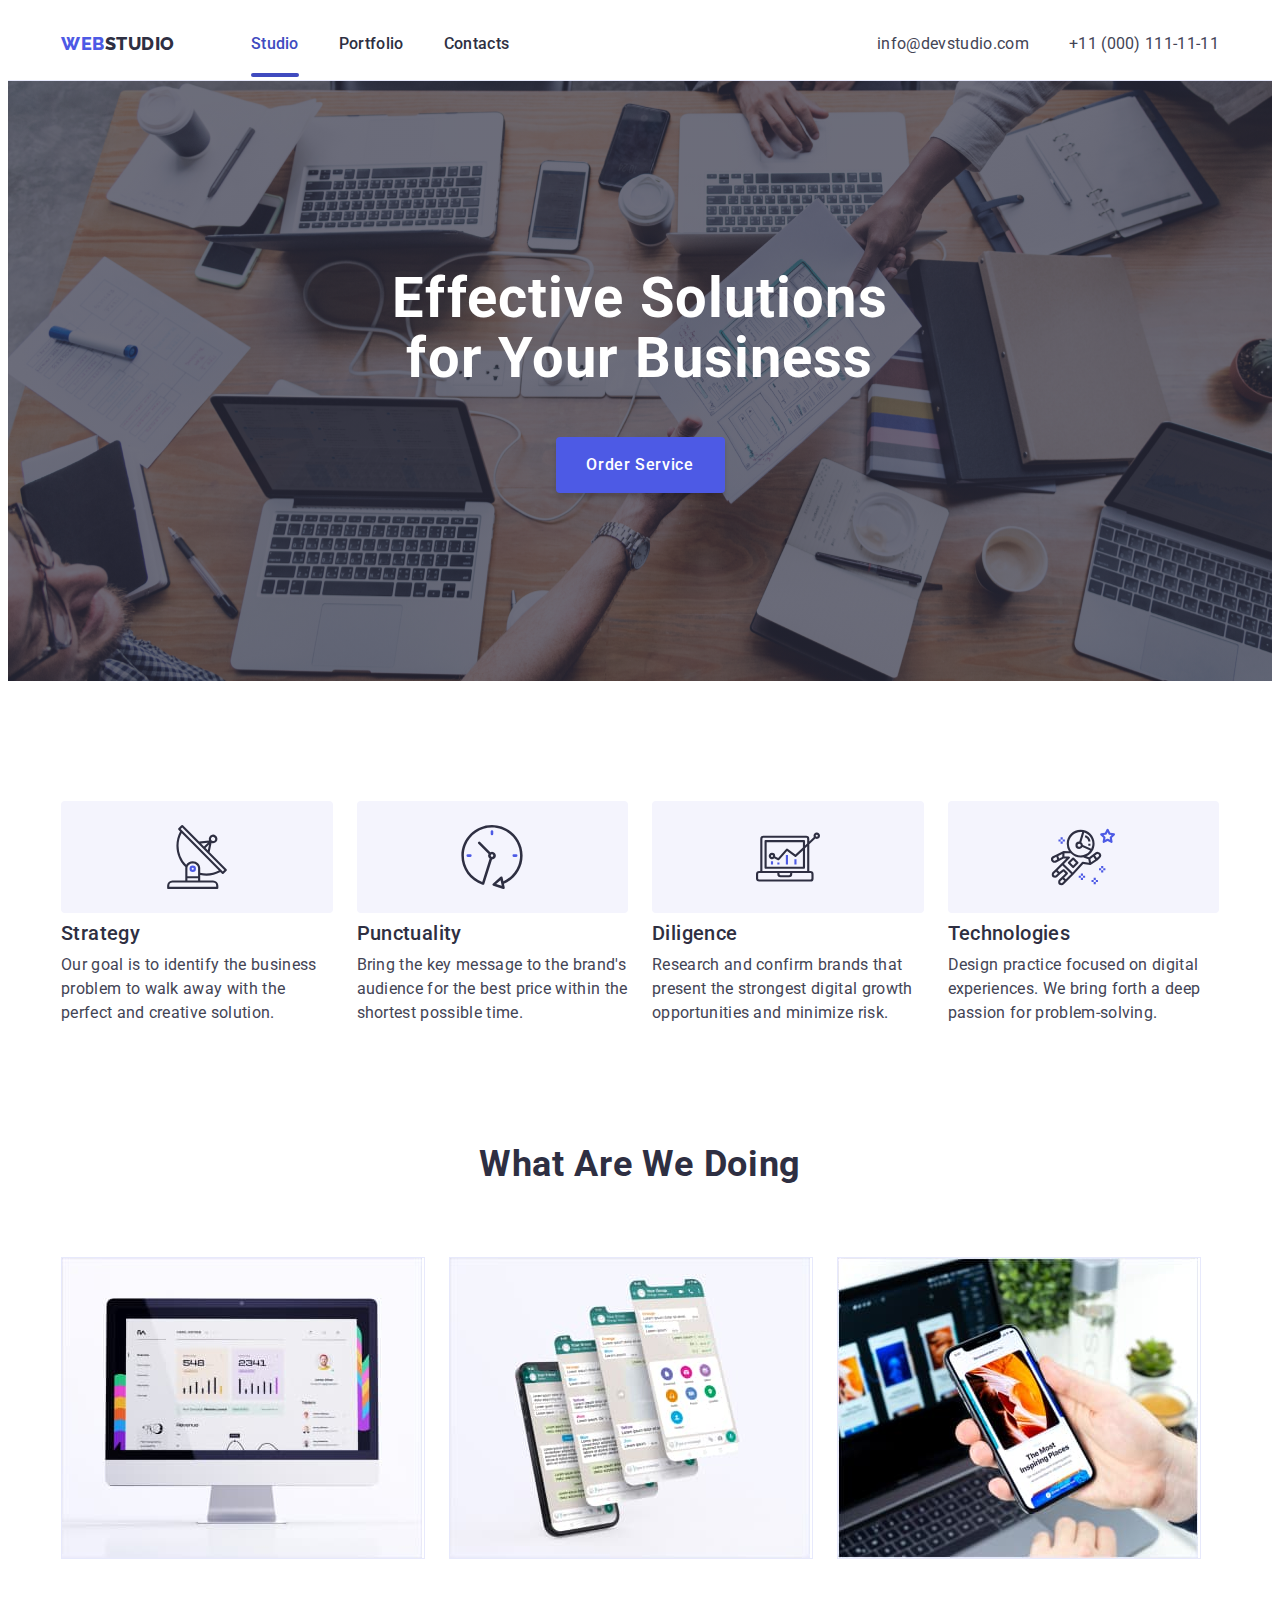
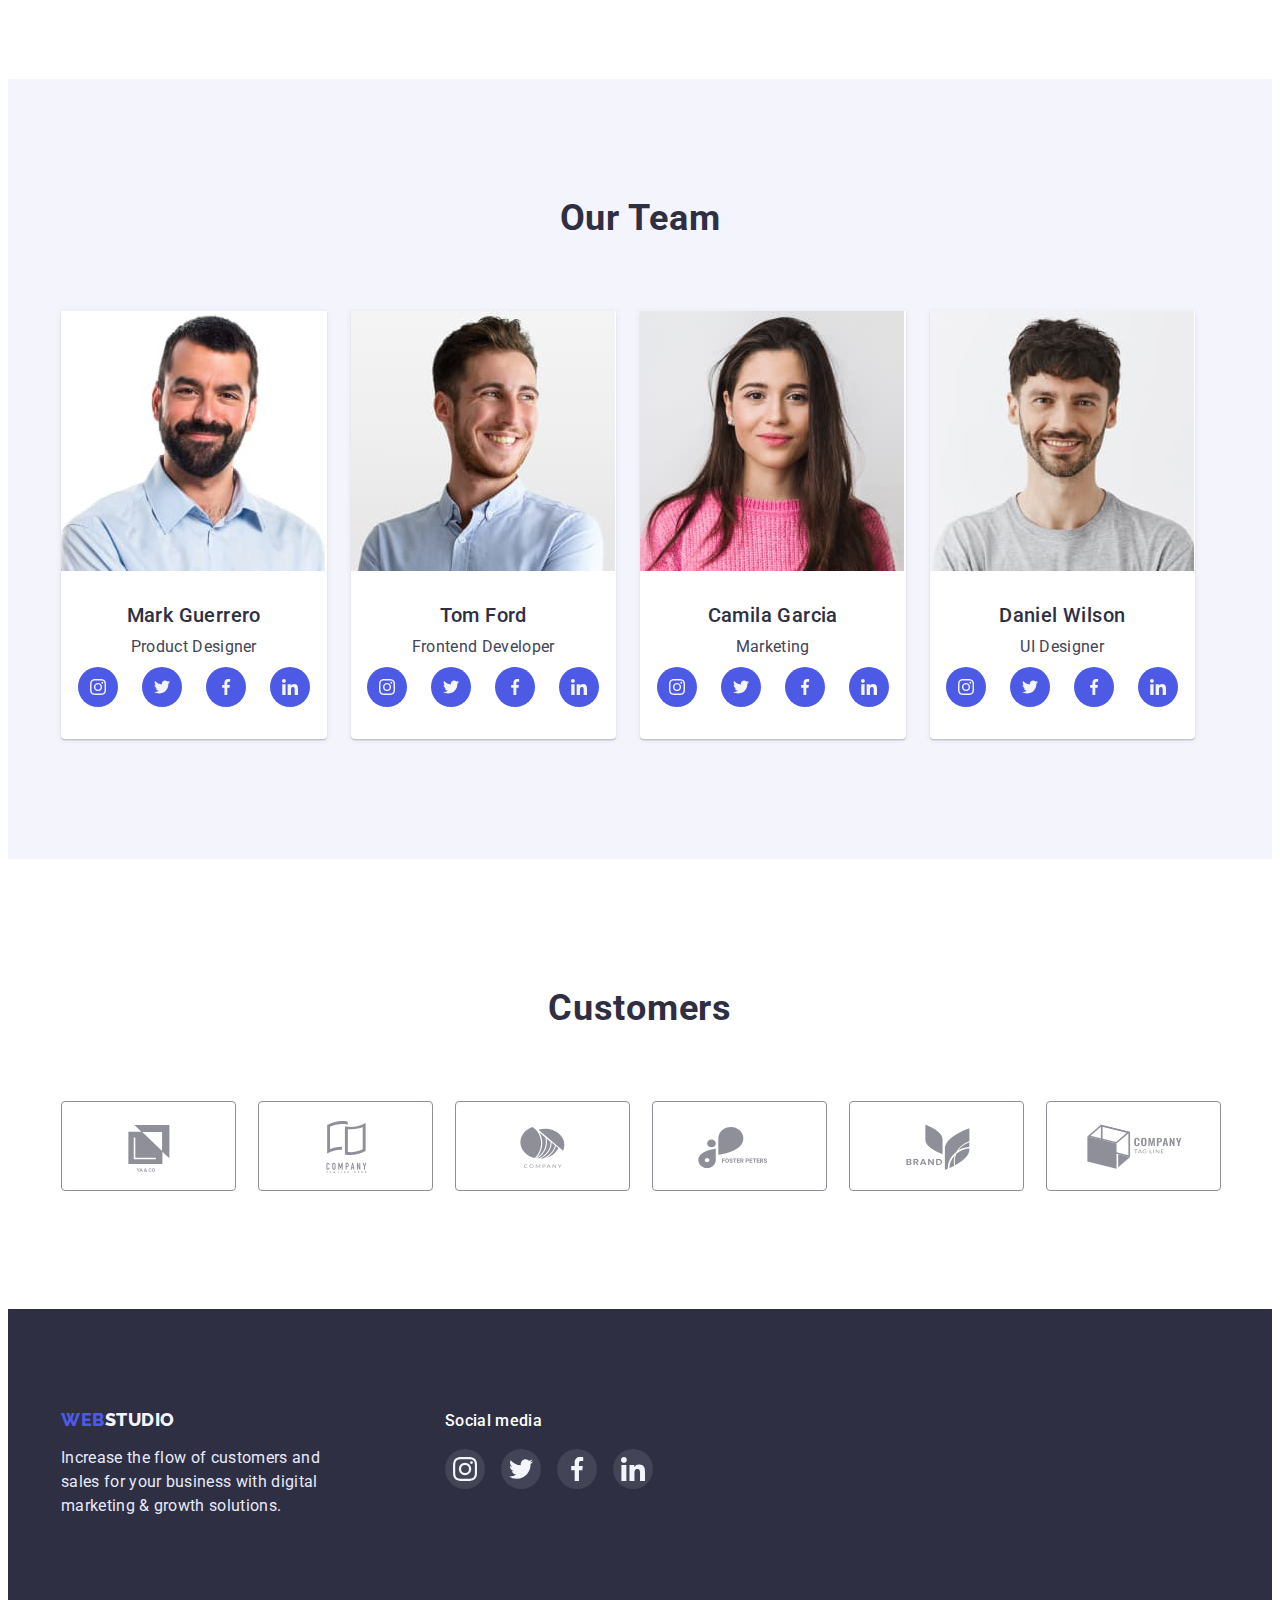
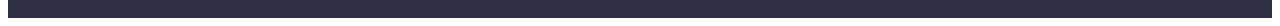
<file: index.html>
<!DOCTYPE html>
<html lang="en">
  <head>
    <meta charset="UTF-8" />
    <meta http-equiv="X-UA-Compatible" content="IE=edge" />
    <meta name="viewport" content="width=device-width, initial-scale=1.0" />
    <title>WebStudio</title>
    <link rel="preconnect" href="https://fonts.googleapis.com" />
    <link rel="preconnect" href="https://fonts.gstatic.com" crossorigin />
    <link
      href="https://fonts.googleapis.com/css2?family=Raleway:wght@800&family=Roboto:wght@400;500;700&display=swap"
      rel="stylesheet"
    />
    <link
      rel="stylesheet"
      href="https://cdnjs.cloudflare.com/ajax/libs/modern-normalize/1.1.0/modern-normalize.min.css"
      integrity="sha512-wpPYUAdjBVSE4KJnH1VR1HeZfpl1ub8YT/NKx4PuQ5NmX2tKuGu6U/JRp5y+Y8XG2tV+wKQpNHVUX03MfMFn9Q=="
      crossorigin="anonymous"
      referrerpolicy="no-referrer"
    />
    <link rel="stylesheet" href="./css/styles.css" />
  </head>

  <body>
    <header class="header">
      <div class="container header-container">
        <nav class="header-navigation">
          <a href="./index.html" class="header-logo link"
            ><span class="accent-header">Web</span>Studio</a
          >
          <ul class="header-list list">
            <li class="header-item">
              <a href="./index.html" class="header-link link current">Studio</a>
            </li>
            <li class="header-item">
              <a href="./portfolio.html" class="header-link link">Portfolio</a>
            </li>
            <li class="header-item">
              <a href="./index.html" class="header-link link">Contacts</a>
            </li>
          </ul>
        </nav>
        <address class="address">
          <ul class="address-list list">
            <li class="address-item">
              <a href="mailto:info@devstudio.com" class="header-mail link"
                >info@devstudio.com</a
              >
            </li>
            <li class="address-item">
              <a href="tel:+110001111111" class="header-tel link"
                >+11 (000) 111-11-11</a
              >
            </li>
          </ul>
        </address>
      </div>
    </header>
    <main>
      <section class="hero">
        <div class="container">
          <h1 class="hero-title">Effective Solutions for Your Business</h1>
          <button class="hero-btn" data-modal-open type="button">
            Order Service
          </button>
        </div>
      </section>

      <section class="features section">
        <div class="container">
          <h2 class="visually-hidden">Our Features</h2>
          <ul class="features-list list">
            <li class="features-list-item">
              <a href="" class="features-link link">
                <svg class="features-icon" width="64" height="64">
                  <use href="./images/icons.svg#icon-antenna"></use>
                </svg>
              </a>
              <div class="features-list-content">
                <h3 class="features-list-title list-title">Strategy</h3>
                <p class="features-list-text text">
                  Our goal is to identify the business problem to walk away with
                  the perfect and creative solution.
                </p>
              </div>
            </li>
            <li class="features-list-item">
              <a href="" class="features-link link">
                <svg class="features-icon" width="64" height="64">
                  <use href="./images/icons.svg#icon-clock"></use>
                </svg>
              </a>
              <div class="features-list-content">
                <h3 class="features-list-title list-title">Punctuality</h3>
                <p class="features-list-text text">
                  Bring the key message to the brand's audience for the best
                  price within the shortest possible time.
                </p>
              </div>
            </li>
            <li class="features-list-item">
              <a href="" class="features-link link">
                <svg class="features-icon" width="64" height="64">
                  <use href="./images/icons.svg#icon-diagram"></use>
                </svg>
              </a>
              <div class="features-list-content">
                <h3 class="features-list-title list-title">Diligence</h3>
                <p class="features-list-text text">
                  Research and confirm brands that present the strongest digital
                  growth opportunities and minimize risk.
                </p>
              </div>
            </li>
            <li class="features-list-item">
              <a href="" class="features-link link">
                <svg class="features-icon" width="64" height="64">
                  <use href="./images/icons.svg#icon-astronaut"></use>
                </svg>
              </a>
              <div class="features-list-content">
                <h3 class="features-list-title list-title">Technologies</h3>
                <p class="features-list-text text">
                  Design practice focused on digital experiences. We bring forth
                  a deep passion for problem-solving.
                </p>
              </div>
            </li>
          </ul>
        </div>
      </section>
      <section class="work">
        <div class="container">
          <h2 class="work-title title">What are we doing</h2>
          <ul class="work-list list">
            <li class="work-list-item">
              <img
                src="./images/about-img-1.jpg"
                alt="img-1"
                width="360"
                height="300"
              />
            </li>
            <li class="work-list-item">
              <img
                src="./images/about-img-2.jpg"
                alt="img-2"
                width="360"
                height="300"
              />
            </li>
            <li class="work-list-item">
              <img
                src="./images/about-img-3.jpg"
                alt="img-3"
                width="360"
                height="300"
              />
            </li>
          </ul>
        </div>
      </section>
      <section class="team section">
        <div class="container">
          <h2 class="team-title title">Our Team</h2>
          <ul class="team-list list">
            <li class="team-list-item">
              <img
                src="./images/team-img-1.jpg"
                alt="img-1"
                width="264"
                height="260"
              />
              <div class="team-content">
                <h3 class="team-list-title list-title">Mark Guerrero</h3>
                <p class="team-list-text text">Product Designer</p>
                <ul class="team-soc-list list">
                  <li class="team-soc-item">
                    <a href="" class="team-soc-link link">
                      <svg class="team-soc-icon" width="16" height="16">
                        <use href="./images/icons.svg#icon-instagram"></use>
                      </svg>
                    </a>
                  </li>
                  <li class="team-soc-item">
                    <a href="" class="team-soc-link link">
                      <svg class="team-soc-icon" width="16" height="16">
                        <use href="./images/icons.svg#icon-twitter"></use>
                      </svg>
                    </a>
                  </li>
                  <li class="team-soc-item">
                    <a href="" class="team-soc-link link">
                      <svg class="team-soc-icon" width="16" height="16">
                        <use href="./images/icons.svg#icon-facebook"></use>
                      </svg>
                    </a>
                  </li>
                  <li class="team-soc-item">
                    <a href="" class="team-soc-link link">
                      <svg class="team-soc-icon" width="16" height="16">
                        <use href="./images/icons.svg#icon-linkedin"></use>
                      </svg>
                    </a>
                  </li>
                </ul>
              </div>
            </li>
            <li class="team-list-item">
              <img
                src="./images/team-img-2.jpg"
                alt="img-2"
                width="264"
                height="260"
              />
              <div class="team-content">
                <h3 class="team-list-title list-title">Tom Ford</h3>
                <p class="team-list-text text">Frontend Developer</p>
                <ul class="team-soc-list list">
                  <li class="team-soc-item">
                    <a href="" class="team-soc-link link">
                      <svg class="team-soc-icon" width="16" height="16">
                        <use href="./images/icons.svg#icon-instagram"></use>
                      </svg>
                    </a>
                  </li>
                  <li class="team-soc-item">
                    <a href="" class="team-soc-link link">
                      <svg class="team-soc-icon" width="16" height="16">
                        <use href="./images/icons.svg#icon-twitter"></use>
                      </svg>
                    </a>
                  </li>
                  <li class="team-soc-item">
                    <a href="" class="team-soc-link link">
                      <svg class="team-soc-icon" width="16" height="16">
                        <use href="./images/icons.svg#icon-facebook"></use>
                      </svg>
                    </a>
                  </li>
                  <li class="team-soc-item">
                    <a href="" class="team-soc-link link">
                      <svg class="team-soc-icon" width="16" height="16">
                        <use href="./images/icons.svg#icon-linkedin"></use>
                      </svg>
                    </a>
                  </li>
                </ul>
              </div>
            </li>
            <li class="team-list-item">
              <img
                src="./images/team-img-3.jpg"
                alt="img-3"
                width="264"
                height="260"
              />
              <div class="team-content">
                <h3 class="team-list-title list-title">Camila Garcia</h3>
                <p class="team-list-text text">Marketing</p>
                <ul class="team-soc-list list">
                  <li class="team-soc-item">
                    <a href="" class="team-soc-link link">
                      <svg class="team-soc-icon" width="16" height="16">
                        <use href="./images/icons.svg#icon-instagram"></use>
                      </svg>
                    </a>
                  </li>
                  <li class="team-soc-item">
                    <a href="" class="team-soc-link link">
                      <svg class="team-soc-icon" width="16" height="16">
                        <use href="./images/icons.svg#icon-twitter"></use>
                      </svg>
                    </a>
                  </li>
                  <li class="team-soc-item">
                    <a href="" class="team-soc-link link">
                      <svg class="team-soc-icon" width="16" height="16">
                        <use href="./images/icons.svg#icon-facebook"></use>
                      </svg>
                    </a>
                  </li>
                  <li class="team-soc-item">
                    <a href="" class="team-soc-link link">
                      <svg class="team-soc-icon" width="16" height="16">
                        <use href="./images/icons.svg#icon-linkedin"></use>
                      </svg>
                    </a>
                  </li>
                </ul>
              </div>
            </li>
            <li class="team-list-item">
              <img
                src="./images/team-img-4.jpg"
                alt="img-4"
                width="264"
                height="260"
              />
              <div class="team-content">
                <h3 class="team-list-title list-title">Daniel Wilson</h3>
                <p class="team-list-text text">UI Designer</p>
                <ul class="team-soc-list list">
                  <li class="team-soc-item">
                    <a href="" class="team-soc-link link">
                      <svg class="team-soc-icon" width="16" height="16">
                        <use href="./images/icons.svg#icon-instagram"></use>
                      </svg>
                    </a>
                  </li>
                  <li class="team-soc-item">
                    <a href="" class="team-soc-link link">
                      <svg class="team-soc-icon" width="16" height="16">
                        <use href="./images/icons.svg#icon-twitter"></use>
                      </svg>
                    </a>
                  </li>
                  <li class="team-soc-item">
                    <a href="" class="team-soc-link link">
                      <svg class="team-soc-icon" width="16" height="16">
                        <use href="./images/icons.svg#icon-facebook"></use>
                      </svg>
                    </a>
                  </li>
                  <li class="team-soc-item">
                    <a href="" class="team-soc-link link">
                      <svg class="team-soc-icon" width="16" height="16">
                        <use href="./images/icons.svg#icon-linkedin"></use>
                      </svg>
                    </a>
                  </li>
                </ul>
              </div>
            </li>
          </ul>
        </div>
      </section>
      <section class="customers">
        <div class="container">
          <h2 class="customers-list-title">Customers</h2>
          <ul class="customers-list list">
            <li class="customers-list-item">
              <a href="" class="customers-link link"
                ><svg class="customers-icon" width="104" height="56">
                  <use href="./images/icons.svg#icon-customer-1"></use></svg
              ></a>
            </li>
            <li class="customers-list-item">
              <a href="" class="customers-link link"
                ><svg class="customers-icon" width="104" height="56">
                  <use href="./images/icons.svg#icon-customer-2"></use>
                </svg>
              </a>
            </li>
            <li class="customers-list-item">
              <a href="" class="customers-link link"
                ><svg class="customers-icon" width="104" height="56">
                  <use href="./images/icons.svg#icon-customer-3"></use></svg
              ></a>
            </li>
            <li class="customers-list-item">
              <a href="" class="customers-link link"
                ><svg class="customers-icon" width="104" height="56">
                  <use href="./images/icons.svg#icon-customer-4"></use></svg
              ></a>
            </li>
            <li class="customers-list-item">
              <a href="" class="customers-link link"
                ><svg class="customers-icon" width="104" height="56">
                  <use href="./images/icons.svg#icon-customer-5"></use></svg
              ></a>
            </li>
            <li class="customers-list-item">
              <a href="" class="customers-link link"
                ><svg class="customers-icon" width="104" height="56">
                  <use href="./images/icons.svg#icon-customer-6"></use></svg
              ></a>
            </li>
          </ul>
        </div>
      </section>
    </main>
    <footer class="footer">
      <div class="container container-footer">
        <div class="footer-logo-wrap">
          <a href="./index.html" class="footer-logo link"
            ><span class="accent-footer">Web</span>Studio</a
          >
          <p class="footer-text text">
            Increase the flow of customers and sales for your business with
            digital marketing & growth solutions.
          </p>
        </div>
        <div class="footer-social-wrap">
          <h3 class="footer-social-list-title">Social media</h3>
          <ul class="footer-social-list list">
            <li class="footer-social-item">
              <a href="" class="footer-social-link link">
                <svg class="footer-icon" width="24" height="24">
                  <use href="./images/icons.svg#icon-instagram"></use>
                </svg>
              </a>
            </li>
            <li class="footer-social-item">
              <a href="" class="footer-social-link">
                <svg class="footer-icon" width="24" height="24">
                  <use href="./images/icons.svg#icon-twitter"></use>
                </svg>
              </a>
            </li>
            <li class="footer-social-item">
              <a href="" class="footer-social-link">
                <svg class="footer-icon" width="24" height="24">
                  <use href="./images/icons.svg#icon-facebook"></use>
                </svg>
              </a>
            </li>
            <li class="footer-social-item">
              <a href="" class="footer-social-link">
                <svg class="footer-icon" width="24" height="24">
                  <use href="./images/icons.svg#icon-linkedin"></use>
                </svg>
              </a>
            </li>
          </ul>
        </div>
      </div>
    </footer>
    <div class="backdrop is-hidden" data-modal>
      <div class="modal">
        <button class="modal-close" data-modal-close type="button">
          <svg class="close-icon" width="8" height="8 ">
            <use href="./images/icons.svg#icon-close"></use>
          </svg>
        </button>
      </div>
    </div>
    <script src="./js/modal.js"></script>
  </body>
</html>
</file>
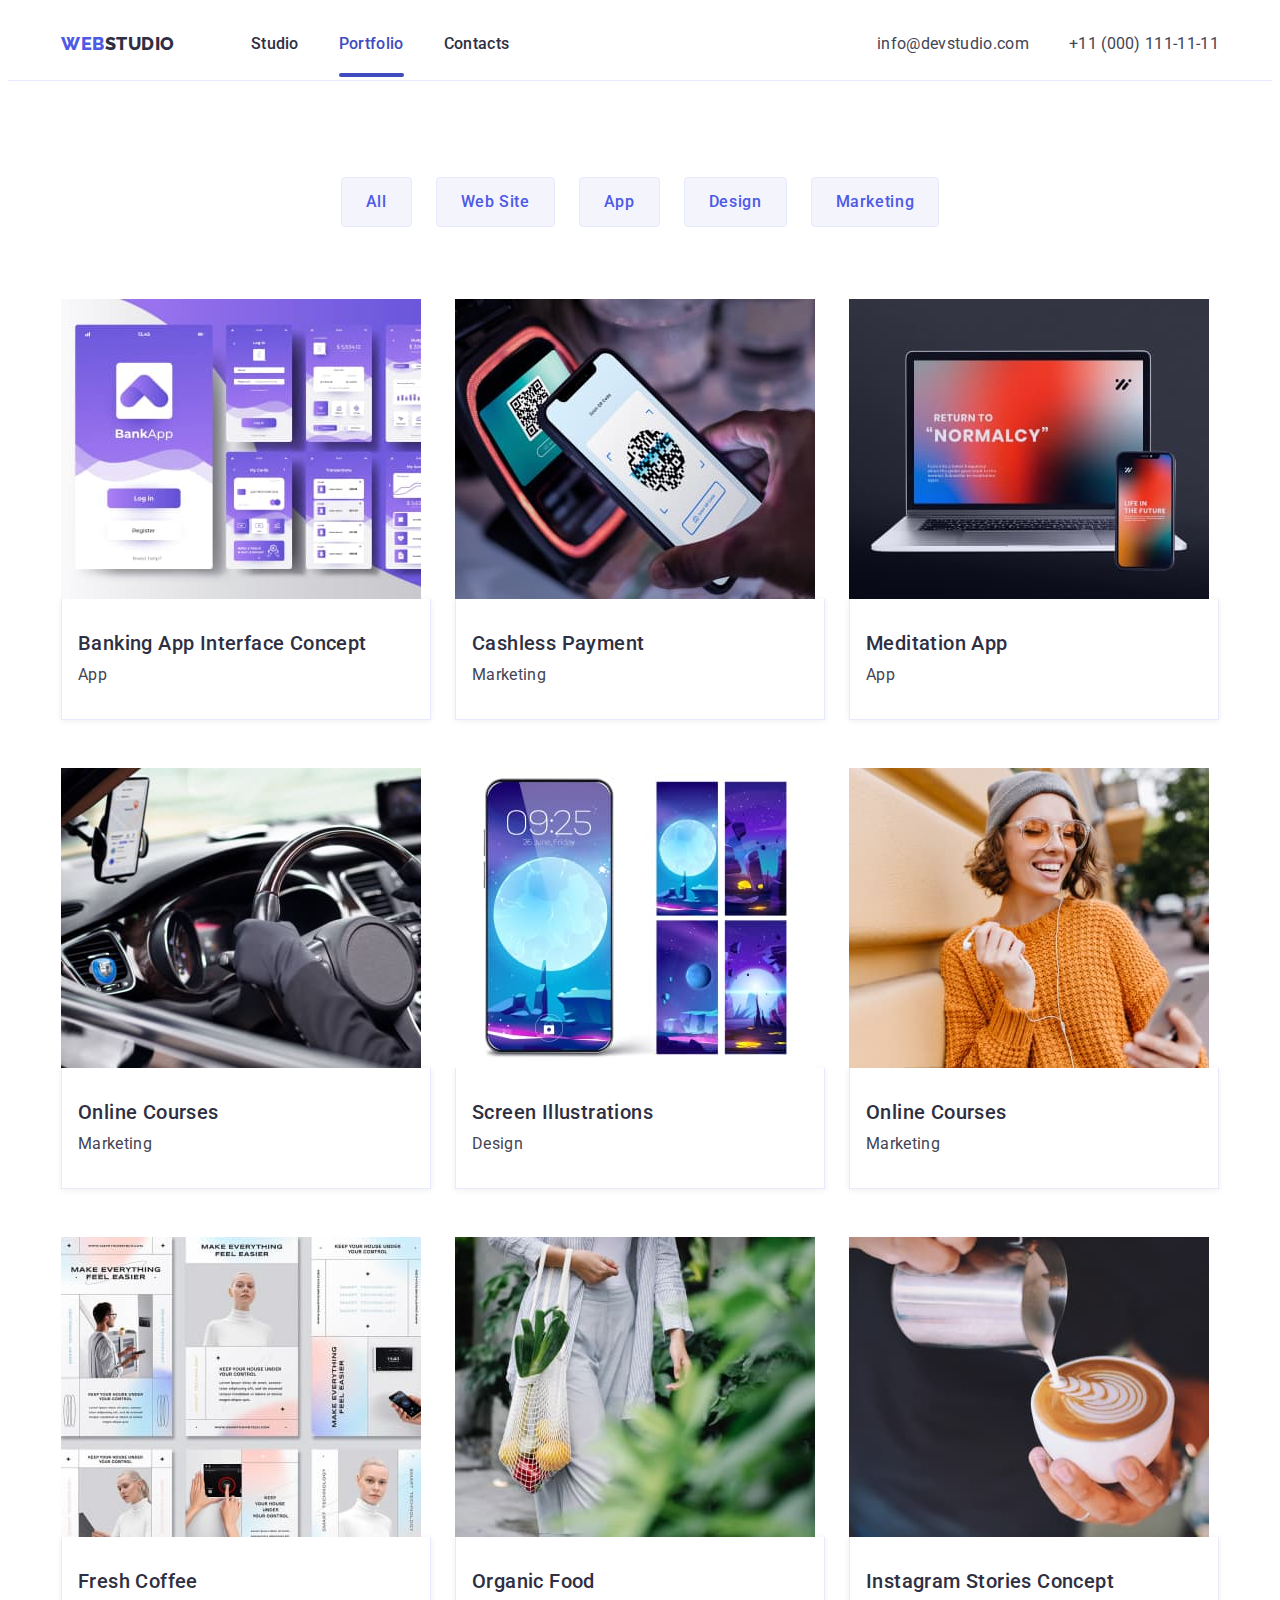
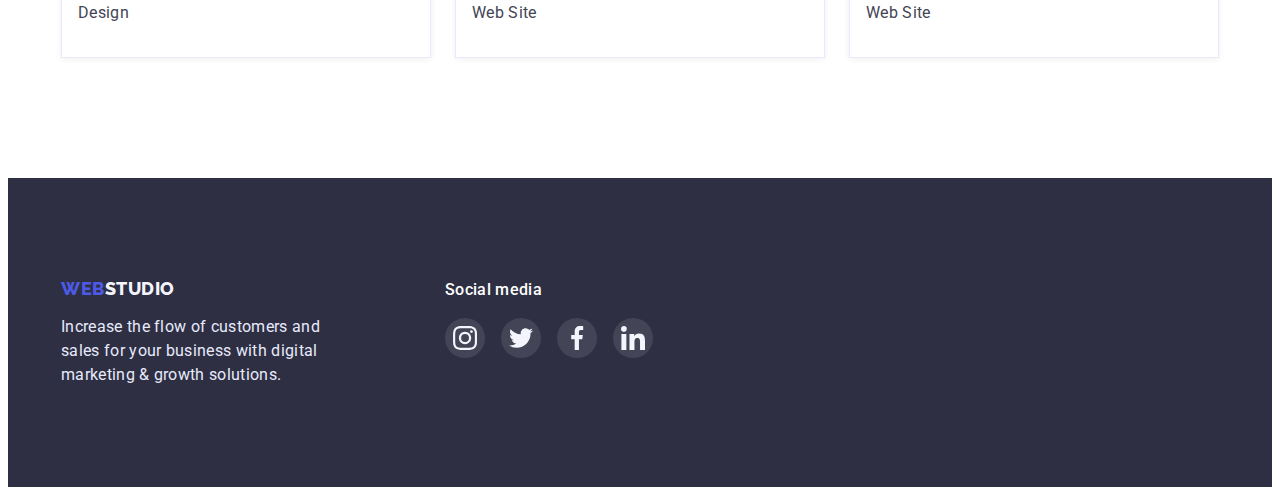
<file: portfolio.html>
<!DOCTYPE html>
<html lang="en">
  <head>
    <meta charset="UTF-8" />
    <meta http-equiv="X-UA-Compatible" content="IE=edge" />
    <meta name="viewport" content="=device-, initial-scale=1.0" />
    <title>Portfolio</title>
    <link rel="preconnect" href="https://fonts.googleapis.com" />
    <link rel="preconnect" href="https://fonts.gstatic.com" crossorigin />
    <link
      href="https://fonts.googleapis.com/css2?family=Raleway:wght@800&family=Roboto:wght@400;500;700;900&display=swap"
      rel="stylesheet"
    />
    <link
      rel="stylesheet"
      href="https://cdnjs.cloudflare.com/ajax/libs/modern-normalize/1.1.0/modern-normalize.min.css"
      integrity="sha512-wpPYUAdjBVSE4KJnH1VR1HeZfpl1ub8YT/NKx4PuQ5NmX2tKuGu6U/JRp5y+Y8XG2tV+wKQpNHVUX03MfMFn9Q=="
      crossorigin="anonymous"
      referrerpolicy="no-referrer"
    />
    <link rel="stylesheet" href="./css/styles.css" />
  </head>
  <body>
    <header class="header">
      <div class="container header-container">
        <nav class="header-navigation">
          <a href="./portfolio.html" class="header-logo link"
            ><span class="accent-header">Web</span>Studio</a
          >
          <ul class="header-list list">
            <li class="header-item">
              <a href="./index.html" class="header-link link">Studio</a>
            </li>
            <li class="header-item">
              <a href="./portfolio.html" class="header-link link current"
                >Portfolio</a
              >
            </li>
            <li class="header-item">
              <a href="./index.html" class="header-link link">Contacts</a>
            </li>
          </ul>
        </nav>
        <address class="address">
          <ul class="address-list list">
            <li class="address-item">
              <a href="mailto:info@devstudio.com" class="header-mail link"
                >info@devstudio.com</a
              >
            </li>
            <li class="address-item">
              <a href="tel:+110001111111" class="header-tel link"
                >+11 (000) 111-11-11</a
              >
            </li>
          </ul>
        </address>
      </div>
    </header>
    <main>
      <section class="main-content">
        <div class="container">
          <ul class="buttons-list list">
            <li>
              <button type="button" class="buttons-list-item">All</button>
            </li>
            <li>
              <button type="button" class="buttons-list-item">Web Site</button>
            </li>
            <li>
              <button type="button" class="buttons-list-item">App</button>
            </li>
            <li>
              <button type="button" class="buttons-list-item">Design</button>
            </li>
            <li>
              <button type="button" class="buttons-list-item">Marketing</button>
            </li>
          </ul>

          <ul class="cards-list list">
            <li class="cards-list-item">
              <div class="card-top-wrap">
                <img
                  src="./images/project-card-img-1.jpg"
                  alt="project-card-img-1"
                  ="360"
                  height="300"
                />
                <p class="cards-top-text">
                  14 Stylish and User-Friendly App Design Concepts · Task
                  Manager App · Calorie Tracker App · Exotic Fruit Ecommerce App
                  · Cloud Storage App
                </p>
              </div>
              <div class="cards-content">
                <h3 class="cards-list-title">Banking App Interface Concept</h3>
                <p class="cards-list-subtitle">App</p>
              </div>
            </li>
            <li class="cards-list-item">
              <div class="card-top-wrap">
                <img
                  src="./images/project-card-img-2.jpg"
                  alt="project-card-img-2"
                  ="360"
                  height="300"
                />
                <p class="cards-top-text">
                  14 Stylish and User-Friendly App Design Concepts · Task
                  Manager App · Calorie Tracker App · Exotic Fruit Ecommerce App
                  · Cloud Storage App
                </p>
              </div>
              <div class="cards-content">
                <h3 class="cards-list-title">Cashless Payment</h3>
                <p class="cards-list-subtitle">Marketing</p>
              </div>
            </li>
            <li class="cards-list-item">
              <div class="card-top-wrap">
                <img
                  src="./images/project-card-img-3.jpg"
                  alt="project-card-img-3"
                  ="360"
                  height="300"
                />
                <p class="cards-top-text">
                  14 Stylish and User-Friendly App Design Concepts · Task
                  Manager App · Calorie Tracker App · Exotic Fruit Ecommerce App
                  · Cloud Storage App
                </p>
              </div>
              <div class="cards-content">
                <h3 class="cards-list-title">Meditation App</h3>
                <p class="cards-list-subtitle">App</p>
              </div>
            </li>
            <li class="cards-list-item">
              <div class="card-top-wrap">
                <img
                  src="./images/project-card-img-4.jpg"
                  alt="project card img 4"
                  ="360"
                  height="300"
                />
                <p class="cards-top-text">
                  14 Stylish and User-Friendly App Design Concepts · Task
                  Manager App · Calorie Tracker App · Exotic Fruit Ecommerce App
                  · Cloud Storage App
                </p>
              </div>
              <div class="cards-content">
                <h3 class="cards-list-title">Online Courses</h3>
                <p class="cards-list-subtitle">Marketing</p>
              </div>
            </li>
            <li class="cards-list-item">
              <div class="card-top-wrap">
                <img
                  src="./images/project-card-img-5.jpg"
                  alt="project card img 5"
                  ="360"
                  height="300"
                />
                <p class="cards-top-text">
                  14 Stylish and User-Friendly App Design Concepts · Task
                  Manager App · Calorie Tracker App · Exotic Fruit Ecommerce App
                  · Cloud Storage App
                </p>
              </div>
              <div class="cards-content">
                <h3 class="cards-list-title">Screen Illustrations</h3>
                <p class="cards-list-subtitle">Design</p>
              </div>
            </li>
            <li class="cards-list-item">
              <div class="card-top-wrap">
                <img
                  src="./images/project-card-img-6.jpg"
                  alt="project card img 6"
                  ="360"
                  height="300"
                />
                <p class="cards-top-text">
                  14 Stylish and User-Friendly App Design Concepts · Task
                  Manager App · Calorie Tracker App · Exotic Fruit Ecommerce App
                  · Cloud Storage App
                </p>
              </div>
              <div class="cards-content">
                <h3 class="cards-list-title">Online Courses</h3>
                <p class="cards-list-subtitle">Marketing</p>
              </div>
            </li>
            <li class="cards-list-item">
              <div class="card-top-wrap">
                <img
                  src="./images/project-card-img-7.jpg"
                  alt="project card img 7"
                  ="360"
                  height="300"
                />
                <p class="cards-top-text">
                  14 Stylish and User-Friendly App Design Concepts · Task
                  Manager App · Calorie Tracker App · Exotic Fruit Ecommerce App
                  · Cloud Storage App
                </p>
              </div>
              <div class="cards-content">
                <h3 class="cards-list-title">Fresh Coffee</h3>
                <p class="cards-list-subtitle">Design</p>
              </div>
            </li>
            <li class="cards-list-item">
              <div class="card-top-wrap">
                <img
                  src="./images/project-card-img-8.jpg"
                  alt="project card img 8"
                  ="360"
                  height="300"
                />
                <p class="cards-top-text">
                  14 Stylish and User-Friendly App Design Concepts · Task
                  Manager App · Calorie Tracker App · Exotic Fruit Ecommerce App
                  · Cloud Storage App
                </p>
              </div>
              <div class="cards-content">
                <h3 class="cards-list-title">Organic Food</h3>
                <p class="cards-list-subtitle">Web Site</p>
              </div>
            </li>
            <li class="cards-list-item">
              <div class="card-top-wrap">
                <img
                  src="./images/project-card-img-9.jpg"
                  alt="project card img 9"
                  ="360"
                  height="300"
                />
                <p class="cards-top-text">
                  14 Stylish and User-Friendly App Design Concepts · Task
                  Manager App · Calorie Tracker App · Exotic Fruit Ecommerce App
                  · Cloud Storage App
                </p>
              </div>
              <div class="cards-content">
                <h3 class="cards-list-title">Instagram Stories Concept</h3>
                <p class="cards-list-subtitle">Web Site</p>
              </div>
            </li>
          </ul>
        </div>
      </section>
    </main>
    <footer class="footer">
      <div class="container container-footer">
        <div class="footer-logo-wrap">
          <a href="./index.html" class="footer-logo link"
            ><span class="accent-footer">Web</span>Studio</a
          >
          <p class="footer-text text">
            Increase the flow of customers and sales for your business with
            digital marketing & growth solutions.
          </p>
        </div>
        <div class="footer-social-wrap">
          <h3 class="footer-social-list-title">Social media</h3>
          <ul class="footer-social-list list">
            <li class="footer-social-item">
              <a href="" class="footer-social-link link">
                <svg class="footer-icon" width="24" height="24">
                  <use href="./images/icons.svg#icon-instagram"></use>
                </svg>
              </a>
            </li>
            <li class="footer-social-item">
              <a href="" class="footer-social-link">
                <svg class="footer-icon" width="24" height="24">
                  <use href="./images/icons.svg#icon-twitter"></use>
                </svg>
              </a>
            </li>
            <li class="footer-social-item">
              <a href="" class="footer-social-link">
                <svg class="footer-icon" width="24" height="24">
                  <use href="./images/icons.svg#icon-facebook"></use>
                </svg>
              </a>
            </li>
            <li class="footer-social-item">
              <a href="" class="footer-social-link">
                <svg class="footer-icon" width="24" height="24">
                  <use href="./images/icons.svg#icon-linkedin"></use>
                </svg>
              </a>
            </li>
          </ul>
        </div>
      </div>
    </footer>
  </body>
</html>
</file>
<file: css/styles.css>
:root {
  --main-color: #2e2f42;
  --second-color: #434455;
  --third-color: #ffffff;
  --forth-color: #e7e9fc;
  --fifth-color: #4d5ae5;
  --btn-color: #f4f4fd;
  --btn-border-color: #e7e9fc;
  --btn-active-color: #404bbf;
  --hero-gr-bg: linear-gradient(rgba(46, 47, 66, 0.7), rgba(46, 47, 66, 0.7));
  --ttf: cubic-bezier(0.4, 0, 0.2, 1);
}

body {
  font-family: "roboto", sans-serif;
}

h1,
h2,
h3,
h4,
h5,
h6,
p {
  margin: 0;
}

ul {
  margin: 0;
  padding-left: 0;
}

button {
  cursor: pointer;
}

img {
  display: block;
  max-width: 100%;
  height: auto;
}

.accent-header {
  font-family: "Raleway";
  font-weight: 800;
  font-size: 18px;
  line-height: 1.33;

  display: flex;
  align-items: center;
  letter-spacing: 0.03em;
  text-transform: uppercase;

  color: var(--fifth-color);
}

.accent-footer {
  font-family: "Raleway";
  font-weight: 800;
  font-size: 18px;
  line-height: 1.17;

  display: flex;
  align-items: center;
  letter-spacing: 0.03em;
  text-transform: uppercase;

  color: var(--fifth-color);
}

.text {
  font-size: 16px;
  line-height: 1.5;
  letter-spacing: 0.02em;
}

.title {
  font-size: 36px;
  line-height: 1.11;
  text-align: center;
  letter-spacing: 0.02em;
  text-transform: capitalize;
}

.list-title {
  font-weight: 500;
  font-size: 20px;
  line-height: 1.2;
  letter-spacing: 0.02em;
}
.list {
  list-style: none;
}

.link {
  text-decoration: none;
}

.container {
  max-width: 1158px;
  padding: 0 15px;
  margin: 0 auto;
}

.visually-hidden {
  position: absolute;
  width: 1px;
  height: 1px;
  margin: -1px;
  border: 0;
  padding: 0;

  white-space: nowrap;
  clip-path: inset(100%);
  clip: rect(0 0 0 0);
  overflow: hidden;
}
/* ----------------------- HEADER */

.header {
  padding-top: 24px;
  padding-bottom: 24px;
  border-bottom: 1px solid #e7e9fc;
}

.header-container {
  display: flex;
}

.header-navigation {
  display: flex;
  align-items: center;
  margin-right: auto;
}

.header-logo {
  font-family: "Raleway";
  font-weight: 800;
  font-size: 18px;
  line-height: 1.33;
  display: flex;
  align-items: center;
  letter-spacing: 0.03em;
  text-transform: uppercase;

  color: var(--main-color);
  margin-right: 76px;
}

.header-list {
  display: flex;
  gap: 40px;
}

/* .header-item {
} */

.header-link {
  font-weight: 500;
  font-size: 16px;
  line-height: 1.5;

  letter-spacing: 0.02em;
  color: var(--main-color);
  transition: color 250ms var(--ttf);
}

.header-link:hover,
.header-link:focus {
  color: var(--btn-active-color);
}

.current {
  color: #404bbf;
  position: relative;
}

.current::after {
  content: "";
  position: absolute;
  left: 0;
  bottom: -24px;
  width: 100%;
  height: 4px;
  border-radius: 2px;
  background: #404bbf;
}

.address {
  font-style: normal;
}

.address-list {
  display: flex;
  align-items: center;
  gap: 40px;
}

.header-mail {
  font-weight: 400;
  font-size: 16px;
  line-height: 1.5;

  letter-spacing: 0.02em;
  color: var(--second-color);
  transition: color 250ms var(--ttf);
}

.header-mail:hover,
.header-mail:focus {
  color: var(--btn-active-color);
}

.header-tel {
  font-weight: 400;
  font-size: 16px;
  line-height: 1.5;

  letter-spacing: 0.02em;
  color: var(--second-color);
  transition: color 250ms var(--ttf);
}

.header-tel:hover,
.header-tel:focus {
  color: var(--btn-active-color);
}

/*---------------------- HERO */

.hero {
  max-width: 1440px;
  margin: 0 auto;
  text-align: center;
  background-image: var(--hero-gr-bg), url(../images/hero-bg.jpg);
  padding-top: 188px;
  padding-bottom: 188px;
}

.hero-title {
  font-size: 56px;
  line-height: 1.07;
  max-width: 496px;

  text-align: center;
  letter-spacing: 0.02em;

  color: var(--third-color);
  margin: 0 auto;
}

.hero-btn {
  min-width: 169px;
  height: 56px;
  font-family: inherit;
  font-weight: 500;
  font-size: 16px;
  line-height: 1.5;
  letter-spacing: 0.04em;

  color: var(--third-color);

  background: var(--fifth-color);
  box-shadow: 0px 4px 4px rgba(0, 0, 0, 0.15);
  border: none;
  border-radius: 4px;
  margin-top: 48px;
  transition: background-color 250ms var(--ttf), box-shadow 250ms var(--ttf);
}

.hero-btn:hover,
.hero-btn:focus {
  background-color: var(--btn-active-color);
  box-shadow: 0px 1px 6px rgba(46, 47, 66, 0.08),
    0px 1px 1px rgba(46, 47, 66, 0.16), 0px 2px 1px rgba(46, 47, 66, 0.08);
}

/* --------------------------- FEATURES */

/* .features {
} */

.features-list {
  display: flex;
  gap: 24px;
}

.features-list-item {
  width: calc((100% - 72px) / 4);
}
.features-link {
  padding-top: 24px;
  padding-bottom: 24px;
  display: flex;
  align-content: center;
  justify-content: center;
  background: #f4f4fd;
  border-radius: 4px;
}

/* .features-icon {
} */

.features-list-content {
  margin-top: 8px;
}

.features-list-title {
  color: var(--main-color);
  margin-bottom: 8px;
}

.features-list-text {
  color: var(--second-color);
}

/* ----------------------------- WORK */

.work {
  padding-bottom: 120px;
}

.section {
  max-width: 100%;
  padding-top: 120px;
  padding-bottom: 120px;
}

.work-title {
  color: var(--main-color);
  margin-bottom: 72px;
}

.work-list {
  display: flex;
  gap: 24px;
}

.work-list-item {
  width: calc((100% - 72px) / 3);
  border: 1px solid var(--btn-border-color);
}

/* ----------------------------- TEAM */

.team {
  background-color: #f4f4fd;
}

.team-title {
  color: var(--main-color);
  margin-bottom: 72px;
}

.team-content {
  padding: 32px 16px;
}

.team-list {
  display: flex;
  gap: 24px;
}

.team-list-item {
  width: calc((100% - 96px) / 4);
  background: #ffffff;
  box-shadow: 0px 1px 6px rgba(46, 47, 66, 0.08),
    0px 1px 1px rgba(46, 47, 66, 0.16), 0px 2px 1px rgba(46, 47, 66, 0.08);
  border-radius: 0px 0px 4px 4px;
}

.team-list-title {
  text-align: center;

  color: var(--main-color);
  margin-bottom: 8px;
}

.team-list-text {
  text-align: center;
  color: var(--second-color);
  margin-bottom: 8px;
}

.team-soc-list {
  display: flex;
  justify-content: center;
  gap: 24px;
}

.team-soc-item {
  width: 40px;
  height: 40px;
}

.team-soc-link {
  width: 100%;
  height: 100%;
  display: flex;
  align-items: center;
  justify-content: center;
  background-color: var(--fifth-color);
  border-radius: 50%;
  transition: background-color 250ms var(--ttf);
}

.team-soc-link:is(:hover, :focus) {
  background-color: var(--btn-active-color);
}

/* ------------------------ CUSTOMERS */
.customers {
  padding-top: 130px;
  padding-bottom: 120px;
}

.customers-list-title {
  font-size: 36px;
  line-height: 1.11;
  text-align: center;
  letter-spacing: 0.02em;
  text-transform: capitalize;
  color: #2e2f42;
  margin-bottom: 72px;
}

.customers-list {
  display: flex;
  gap: 24px;
}

.customers-list-item {
  width: calc((100% - 120px) / 6);
  height: 88px;
}
.customers-link {
  width: 100%;
  height: 100%;
  border: 1px solid #8e8f99;
  border-radius: 4px;
  display: flex;
  align-items: center;
  justify-content: center;
  color: #8e8f99;
  transition: border-color 250ms var(--ttf), color 250ms var(--ttf);
}

.customers-icon {
  fill: currentColor;
}

.customers-link:is(:hover, :focus) {
  border-color: #404bbf;
  color: #404bbf;
}

/* .customers-link:is(:hover, :focus) {
  border-color: #404bbf;
}

.customers-link:is(:hover, :focus) .customers-icon{
  fill: #404bbf;
} */

/* -------------------------- FOOTER */

.footer {
  background-color: var(--main-color);
  padding-top: 100px;
  padding-bottom: 100px;
}

.container-footer {
  display: flex;
  align-items: baseline;
  gap: 120px;
}

/* .footer-logo-wrap {
} */

.footer-logo {
  font-family: "Raleway";
  font-weight: 800;
  font-size: 18px;
  line-height: 1.17;
  display: flex;
  align-items: center;
  letter-spacing: 0.03em;
  text-transform: uppercase;

  color: var(--btn-color);
  margin-bottom: 16px;
}

.footer-text {
  color: var(--forth-color);
  max-width: 264px;
}

/* .footer-social-wrap {
} */

.footer-social-list-title {
  font-weight: 500;
  font-size: 16px;
  line-height: 1.5;
  letter-spacing: 0.02em;
  color: #ffffff;
  margin-bottom: 16px;
}

.footer-social-list {
  display: flex;
  gap: 16px;
}

.footer-social-item {
  width: 40px;
  height: 40px;
}

.footer-social-link {
  width: 100%;
  height: 100%;
  display: flex;
  align-items: center;
  justify-content: center;
  background-color: rgba(255, 255, 255, 0.1);
  border-radius: 50%;
  transition: background-color 250ms var(--ttf);
}

.footer-social-link:is(:hover, :focus) {
  background-color: #31d0aa;
}

/* .footer-icon {
} */

/* ---------------PORTFOLIO */
/* ---------MAIN CONTENT---------- */
.main-content {
  padding-top: 96px;
  padding-bottom: 120px;
}
/* ---------BUTTONS LIST---------- */
.buttons-list {
  display: flex;
  gap: 24px;
  justify-content: center;
  padding-bottom: 72px;
}

.buttons-list-item {
  padding: 24px;
  height: 48px;
  font-family: inherit;
  font-weight: 500;
  font-size: 16px;
  line-height: 1.5;
  display: flex;
  align-items: center;
  text-align: center;
  letter-spacing: 0.04em;

  color: var(--fifth-color);
  background: var(--btn-color);

  border: 1px solid var(--btn-border-color);
  border-radius: 4px;
  transition: color 250ms var(--ttf), background-color 250ms var(--ttf),
    box-shadow 250ms var(--ttf);
}

.buttons-list-item:hover,
.buttons-list-item:focus {
  color: var(--third-color);
  background-color: var(--fifth-color);
  box-shadow: 0px 3px 1px rgba(0, 0, 0, 0.1), 0px 2px 1px rgba(0, 0, 0, 0.08),
    0px 2px 2px rgba(0, 0, 0, 0.12);
}

/* ---------CARDS LIST---------- */

.cards-list {
  display: flex;
  flex-wrap: wrap;
  column-gap: 24px;
  row-gap: 48px;
}

.cards-list-item {
  width: calc((100% - 48px) / 3);
  transition: box-shadow 250ms var(--ttf);
}

.cards-list-item:is(:hover, :focus) {
  box-shadow: 0px 1px 6px rgba(46, 47, 66, 0.08),
    0px 1px 1px rgba(46, 47, 66, 0.16), 0px 2px 1px rgba(46, 47, 66, 0.08);
}

.cards-list-item:hover .cards-top-text {
  transform: translateY(0%);
}

.card-top-wrap {
  position: relative;
  overflow: hidden;
}

.cards-top-text {
  position: absolute;
  top: 0;
  font-size: 16px;
  line-height: 1.5;
  letter-spacing: 0.02em;
  color: #f4f4fd;
  background-color: var(--fifth-color);
  padding: 40px 32px 164px 32px;
  height: 100%;
  transform: translateY(100%);
  transition: transform 250ms var(--ttf);
  overflow: auto;
}

.cards-content {
  padding-top: 32px;
  padding-bottom: 32px;
  padding-left: 16px;
  border: 1px solid var(--btn-border-color);
  box-shadow: 0px 1px 6px rgba(46, 47, 66, 0.08);
  border-top: none;
}

.cards-list-title {
  font-weight: 500;
  font-size: 20px;
  line-height: 1.2;
  letter-spacing: 0.02em;
  color: var(--main-color);
  margin-bottom: 8px;
}

.cards-list-subtitle {
  font-size: 16px;
  line-height: 1.5;
  letter-spacing: 0.02em;

  color: var(--second-color);
}

/* ---------MODAL---------- */

.backdrop {
  position: fixed;
  top: 0;
  width: 100%;
  height: 100%;
  background-color: rgba(46, 47, 66, 0.4);
  transition: opacity 250ms var(--ttf), visibility 250ms var(--ttf);
}

.is-hidden {
  opacity: 0;
  visibility: hidden;
  pointer-events: none;
}

.modal {
  padding: 20px;
  position: absolute;
  top: 50%;
  left: 50%;
  transform: translate(-50%, -50%) scale(1);
  width: 408px;
  min-height: 576px;
  background-color: #fcfcfc;
  box-shadow: 0px 1px 1px rgba(0, 0, 0, 0.14), 0px 1px 3px rgba(0, 0, 0, 0.12),
    0px 2px 1px rgba(0, 0, 0, 0.2);
  border-radius: 4px;
  transition: transform 250ms var(--ttf);
}

.backdrop.is-hidden .modal{
  transform: translate(-50%, -50%) scale(0);

}

.modal-close {
  width: 24px;
  height: 24px;
  background-color: #e7e9fc;
  border: 1px solid rgba(0, 0, 0, 0.1);
  border-radius: 50%;
  display: block;
  margin-left: auto;
}

.close-icon {
  color: #000000;
}
</file>
